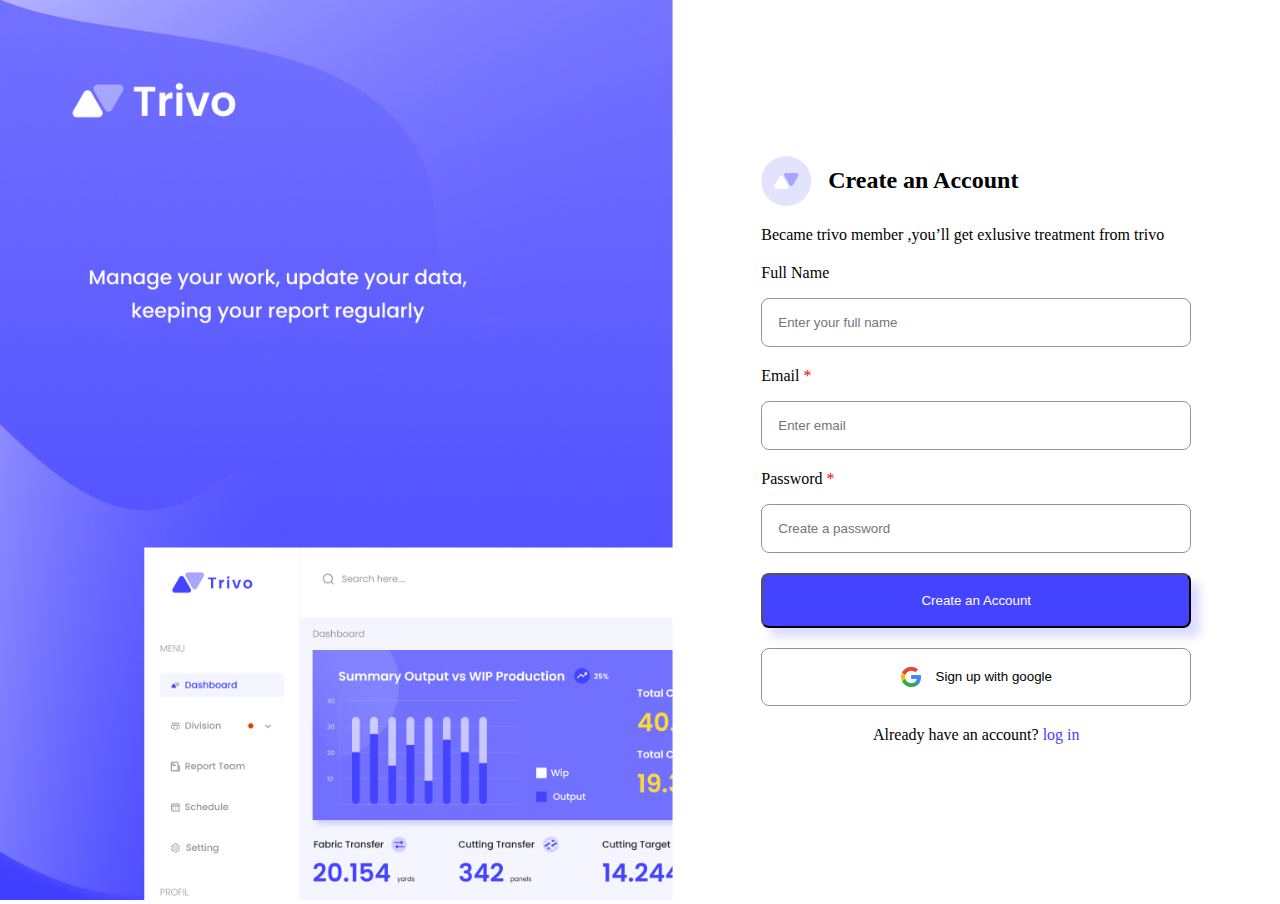
<file: index.html>
<!DOCTYPE html>
<html lang="en">
  <head>
    <meta charset="UTF-8" />
    <meta http-equiv="X-UA-Compatible" content="IE=edge" />
    <meta name="viewport" content="width=device-width, initial-scale=1.0" />
    <title>Document</title>
    <link rel="stylesheet" href="./index.css" />
  </head>
  <body>
    <main>
      <section class="left">
        <img src="./my_project/images/trivioBgc.png" alt="trivio background" />
      </section>

      <section class="right">
        <form>
          <header>
            <svg width="51" height="50" viewBox="0 0 51 50" fill="none" xmlns="http://www.w3.org/2000/svg">
                <circle opacity="0.2" cx="25.25" cy="25" r="25" fill="#7271FF"/>
                <path d="M18.5179 20.6667C19.2877 19.3333 21.2122 19.3333 21.982 20.6667L27.1782 29.6667C27.948 31 26.9858 32.6667 25.4461 32.6667H15.0538C13.5142 32.6667 12.552 31 13.3218 29.6667L18.5179 20.6667Z" fill="white"/>
                <path d="M28.5179 29C29.2877 30.3333 31.2122 30.3333 31.982 29L37.1782 20C37.948 18.6667 36.9858 17 35.4461 17H25.0538C23.5142 17 22.552 18.6667 23.3218 20L28.5179 29Z" fill="#A6A5FF"/>
                </svg>
            <h2>Create an Account</h2>
          </header>

          <p>Became trivo member ,you’ll get exlusive treatment from trivo</p>

          <div class="inputWrapper">
            <label for="fullName">Full Name</label>
            <input id="fullName" type="text" placeholder="Enter your full name" />
          </div>
          <div class="inputWrapper">
            <label for="email">Email <span>*</span></label>
            <input id="'email" type="text" placeholder="Enter email" />
          </div>
          <div class="inputWrapper">
            <label for="pass">Password <span>*</span></label>
            <input id="pass" type="text" placeholder="Create a password" />
          </div>

          <button type="submit">Create an Account</button>

          <button type="button" class="imgbutton"><img src="./my_project/images/google logo.png" alt="">Sign up with google</button>

          <p class="login">Already have an account? <a>log in</a></p>
        </form>
      </section>
    </main>
  </body>
</html>
</file>
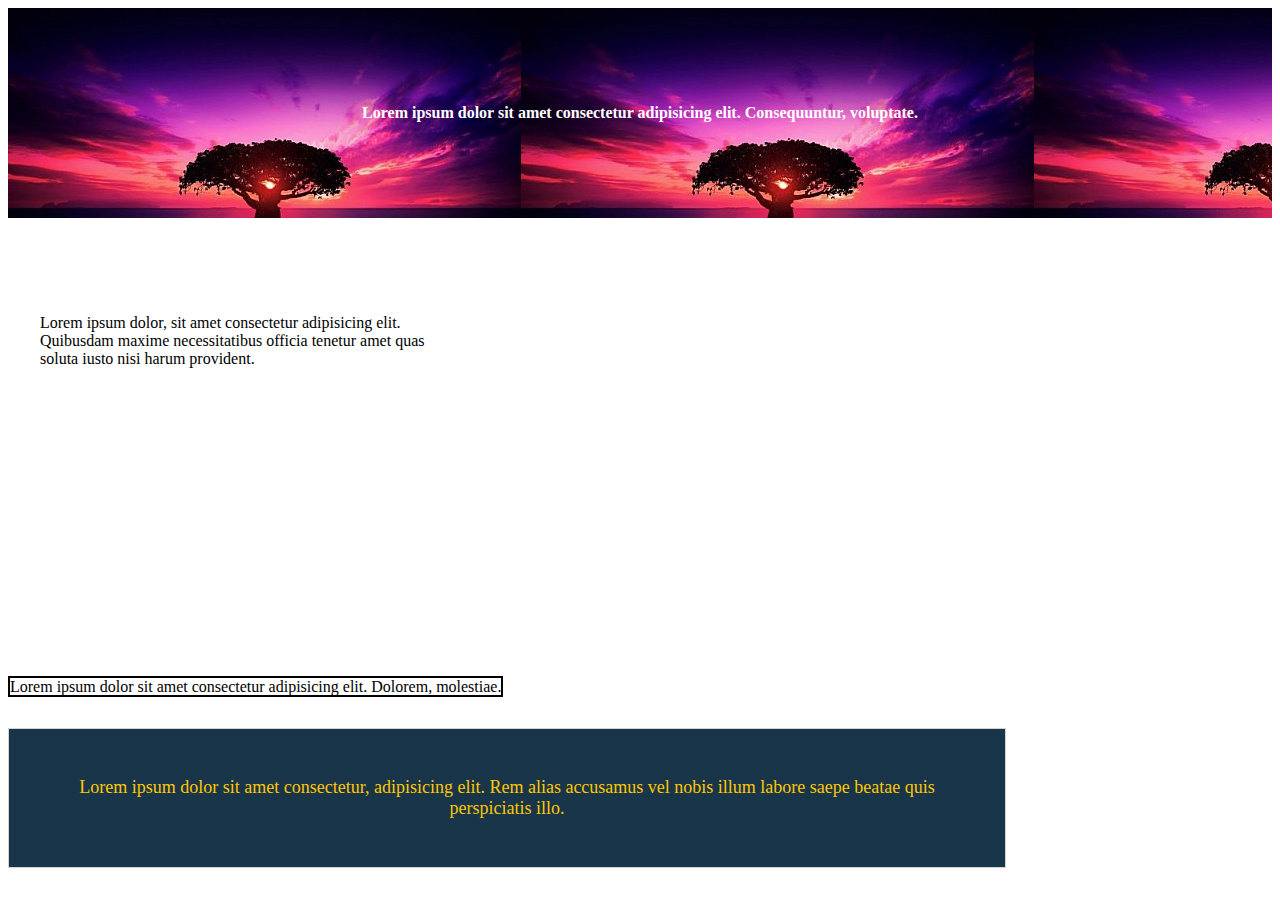
<file: my_project/index.html>
<!DOCTYPE html>
<html lang="en">
<head>
    <meta charset="UTF-8">
    <meta http-equiv="X-UA-Compatible" content="IE=edge">
    <meta name="viewport" content="width=device-width, initial-scale=1.0">
    <title>Main page</title>
    <link rel="stylesheet" href="../my_project/css/screen.css">
</head>
<body>
    <header>
      <p>Lorem ipsum dolor sit amet consectetur adipisicing elit. Consequuntur, voluptate.</p>  
    </header>
    <div>
        <p>Lorem ipsum dolor, sit amet consectetur adipisicing elit. Quibusdam maxime necessitatibus officia tenetur amet quas soluta iusto nisi harum provident.</p>
    </div>
    <span>Lorem ipsum dolor sit amet consectetur adipisicing elit. Dolorem, molestiae.</span>
    <section class="intro">
        Lorem ipsum dolor sit amet consectetur, adipisicing elit. Rem alias accusamus vel nobis illum labore saepe beatae quis perspiciatis illo.
    </section>
</body>
</html>
</file>
<file: index.css>
* {
    padding: 0;
    margin: 0;
    box-sizing: border-box;
  }
  
  main {
    display: flex;
  }
  
  section.left {
    height: 100vh;
    width: auto;
  }
  
  section.left > img {
    width: 100%;
    height: 100%;
  }
  
  section.right {
    display: flex;
    justify-content: center;
    align-items: center;
    flex: 1;
  }
  
  section.right > form {
    width: 430px;
    display: flex;
    flex-direction: column;
    gap: 20px;
  }
  
  section.right > form > header {
    display: flex;
    align-items: center;
    gap: 16px;
  }
  
  .inputWrapper {
    display: flex;
    flex-direction: column;
    gap: 16px;
  }
  
  .inputWrapper > label > span {
    color: red;
  }
  
  .inputWrapper > input {
    padding: 16px;
    border: 1px solid #949494;
    border-radius: 8px;
  }
  
  button {
    border-radius: 8px;
    padding: 18px 0;
  }
  
  button[type="submit"] {
    color: white;
    background: #4443ff;
    box-shadow: 9px 9px 10px rgba(114, 113, 255, 0.25);
  }
  button[type="button"] {
    background: #ffffff;
    border: 1px solid #949494;
  }
  
  .login {
    text-align: center;
  }
  .login > a {
    color: #4443ff;
  }
  .imgbutton {
    display: flex;
    justify-content: center;
    align-items: center;
  }

  button img {
    width: 20px;
    margin-right: 15px;
  }
</file>
<file: my_project/css/screen.css>
html {
    padding: 0;
    margin: 0;
    box-sizing: border-box;
}
div{
    /* width: 400px;
    height: 300px;  */
    width: 25rem;
    height: 18.75rem;

    margin: 3rem 0 3rem 0;
    padding: 2rem;
}
span{
    border: 2px solid black;
}
.intro{
    color: #ffc700;
    background-color: #18354a;
    font-size: 18px;
    margin: 2rem 0 2rem 0;
    text-align: center;
    padding: 3rem;
    border: 1px solid lightgray;
    max-width: 900px;
}
header{
    background-image: url("../bg_header.jpg");
    color: #fff;
    padding: 5rem;
    background-repeat: repeat-x;
    text-align: center;
    font-weight: bold;
}
</file>
